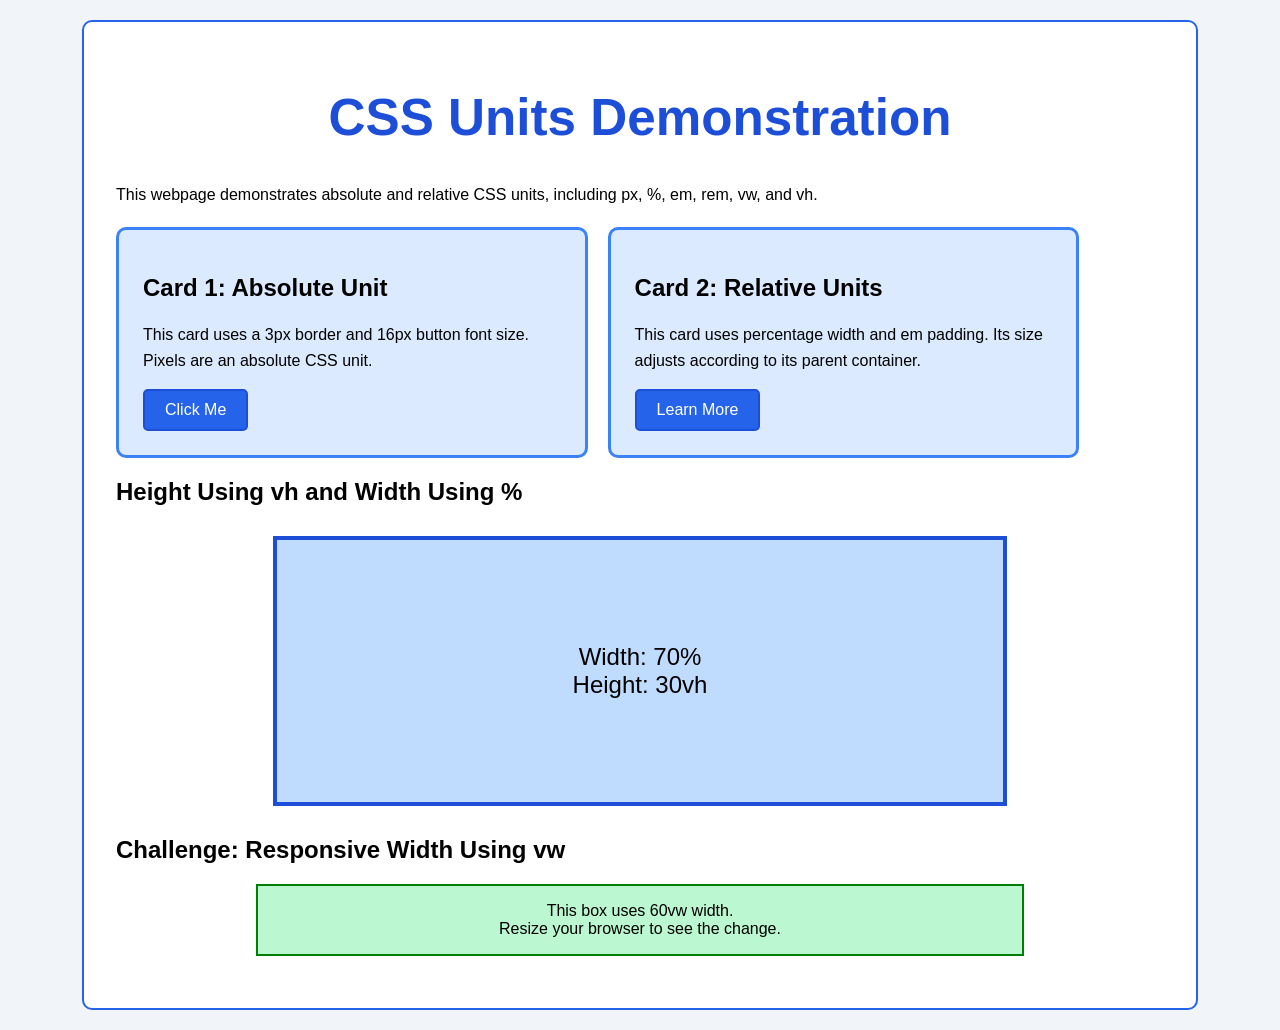
<file: Daily CSS Practical Assignment-2/task2.html>
<!DOCTYPE html>
<html lang="en">
<head>
    <meta charset="UTF-8">
    <meta name="viewport" content="width=device-width, initial-scale=1.0">
    <title>Task 2 - CSS Units</title>

    <!-- Connect the external CSS file -->
    <link rel="stylesheet" href="task2.css">
</head>
<body>

    <div class="container">

        <h1>CSS Units Demonstration</h1>

        <p>
            This webpage demonstrates absolute and relative CSS units,
            including px, %, em, rem, vw, and vh.
        </p>

        <div class="card-container">

            <div class="card">
                <h2>Card 1: Absolute Unit</h2>
                <p>
                    This card uses a 3px border and 16px button font size.
                    Pixels are an absolute CSS unit.
                </p>
                <button>Click Me</button>
            </div>

            <div class="card">
                <h2>Card 2: Relative Units</h2>
                <p>
                    This card uses percentage width and em padding.
                    Its size adjusts according to its parent container.
                </p>
                <button>Learn More</button>
            </div>

        </div>

        <h2>Height Using vh and Width Using %</h2>

        <div class="responsive-box">
            Width: 70% <br>
            Height: 30vh
        </div>

        <h2>Challenge: Responsive Width Using vw</h2>

        <div class="challenge-box">
            This box uses 60vw width.
            <br>
            Resize your browser to see the change.
        </div>

    </div>

</body>
</html>
</file>
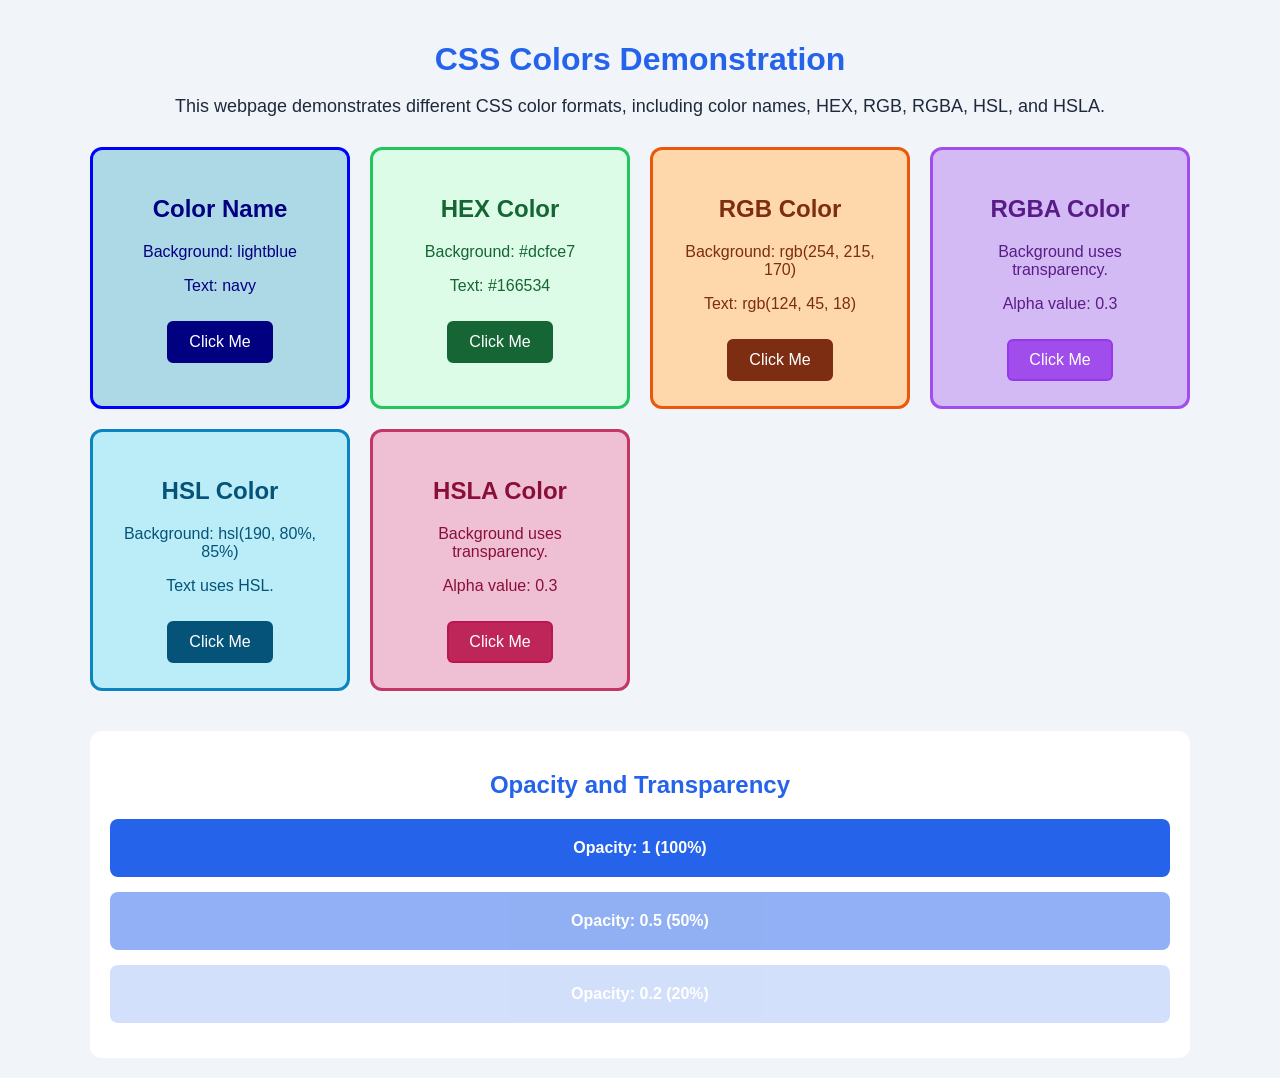
<file: Daily CSS Practical Assignment-2/task3.html>
<!DOCTYPE html>
<html lang="en">
<head>
    <meta charset="UTF-8">
    <meta name="viewport" content="width=device-width, initial-scale=1.0">
    <title>Task 3 - CSS Colors</title>

    <!-- Link external CSS file -->
    <link rel="stylesheet" href="task3.css">
</head>
<body>

    <div class="container">

        <h1>CSS Colors Demonstration</h1>

        <p class="intro">
            This webpage demonstrates different CSS color formats,
            including color names, HEX, RGB, RGBA, HSL, and HSLA.
        </p>

        <div class="card-container">

            <!-- Card 1: Color Name -->
            <div class="card color-name">
                <h2>Color Name</h2>
                <p>Background: lightblue</p>
                <p>Text: navy</p>
                <button>Click Me</button>
            </div>

            <!-- Card 2: HEX -->
            <div class="card color-hex">
                <h2>HEX Color</h2>
                <p>Background: #dcfce7</p>
                <p>Text: #166534</p>
                <button>Click Me</button>
            </div>

            <!-- Card 3: RGB -->
            <div class="card color-rgb">
                <h2>RGB Color</h2>
                <p>Background: rgb(254, 215, 170)</p>
                <p>Text: rgb(124, 45, 18)</p>
                <button>Click Me</button>
            </div>

            <!-- Card 4: RGBA -->
            <div class="card color-rgba">
                <h2>RGBA Color</h2>
                <p>Background uses transparency.</p>
                <p>Alpha value: 0.3</p>
                <button>Click Me</button>
            </div>

            <!-- Card 5: HSL -->
            <div class="card color-hsl">
                <h2>HSL Color</h2>
                <p>Background: hsl(190, 80%, 85%)</p>
                <p>Text uses HSL.</p>
                <button>Click Me</button>
            </div>

            <!-- Card 6: HSLA -->
            <div class="card color-hsla">
                <h2>HSLA Color</h2>
                <p>Background uses transparency.</p>
                <p>Alpha value: 0.3</p>
                <button>Click Me</button>
            </div>

        </div>

        <!-- Transparency demonstration -->
        <section class="transparency-section">
            <h2>Opacity and Transparency</h2>

            <div class="opacity-box opacity-100">
                Opacity: 1 (100%)
            </div>

            <div class="opacity-box opacity-50">
                Opacity: 0.5 (50%)
            </div>

            <div class="opacity-box opacity-20">
                Opacity: 0.2 (20%)
            </div>
        </section>

    </div>

</body>
</html>
</file>
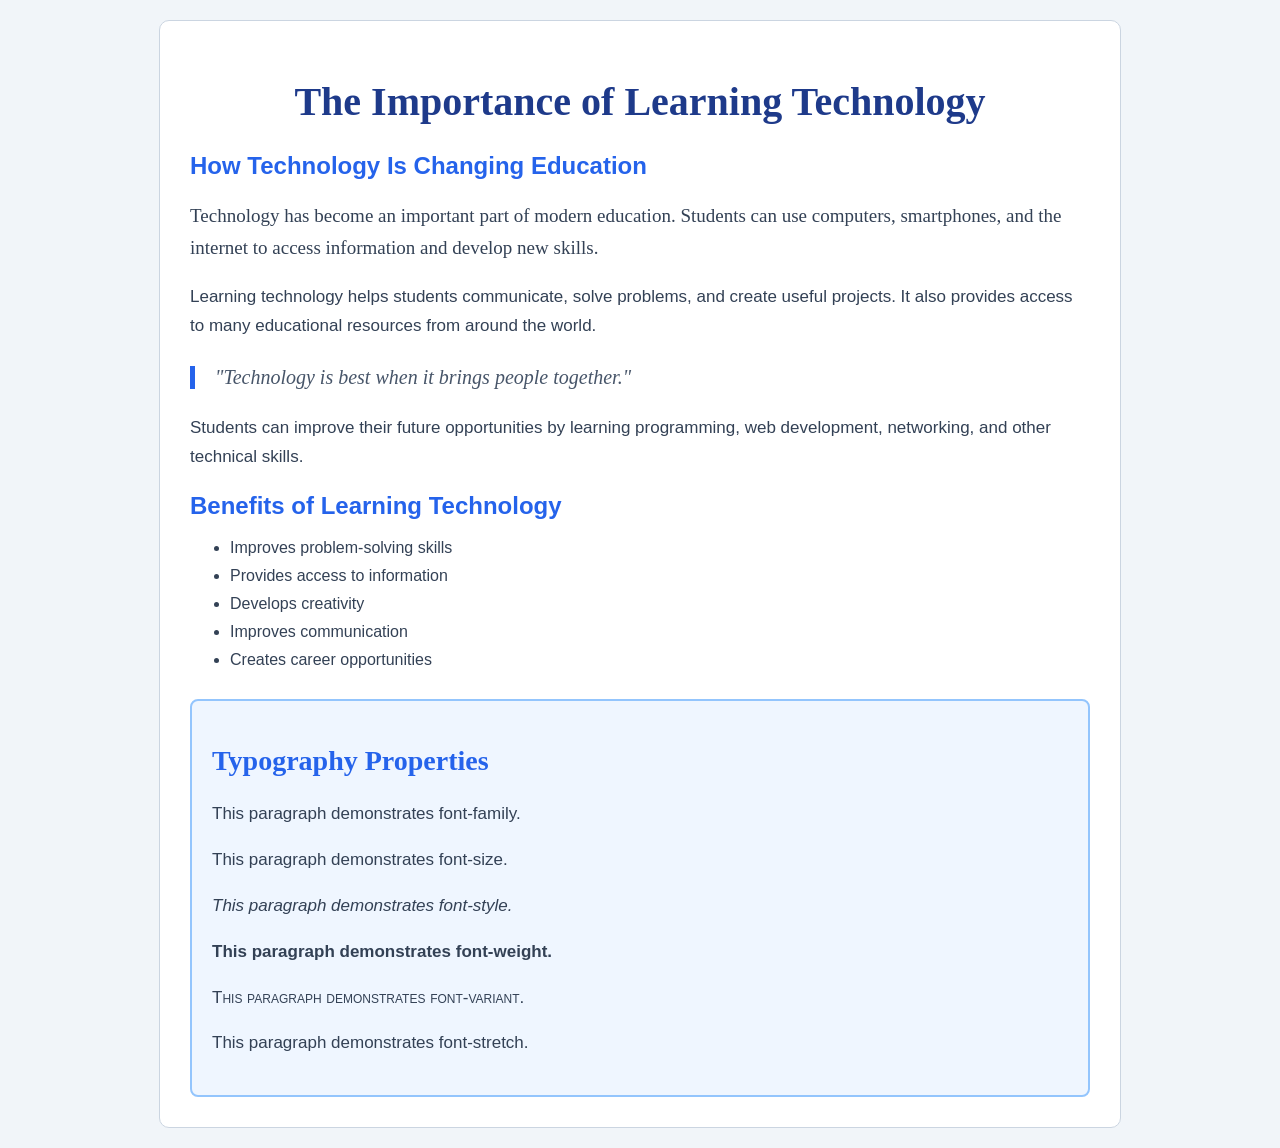
<file: Daily CSS Practical Assignment-2/task4.html>
<!DOCTYPE html>
<html lang="en">
<head>
    <meta charset="UTF-8">
    <meta name="viewport" content="width=device-width, initial-scale=1.0">

    <title>Task 4 - Typography</title>

    <!-- Connect CSS file -->
    <link rel="stylesheet" href="task4.css">
</head>

<body>

    <div class="article-container">

        <!-- Main Heading -->
        <h1>The Importance of Learning Technology</h1>

        <!-- Subheading -->
        <h2>How Technology Is Changing Education</h2>

        <!-- Paragraph -->
        <p class="intro">
            Technology has become an important part of modern education.
            Students can use computers, smartphones, and the internet
            to access information and develop new skills.
        </p>

        <p>
            Learning technology helps students communicate, solve problems,
            and create useful projects. It also provides access to many
            educational resources from around the world.
        </p>

        <!-- Quote -->
        <blockquote>
            "Technology is best when it brings people together."
        </blockquote>

        <!-- Another paragraph -->
        <p class="font-example">
            Students can improve their future opportunities by learning
            programming, web development, networking, and other technical
            skills.
        </p>

        <!-- List -->
        <h2>Benefits of Learning Technology</h2>

        <ul>
            <li>Improves problem-solving skills</li>
            <li>Provides access to information</li>
            <li>Develops creativity</li>
            <li>Improves communication</li>
            <li>Creates career opportunities</li>
        </ul>

        <!-- Typography demonstration -->
        <div class="typography-box">

            <h2>Typography Properties</h2>

            <p class="font-family-example">
                This paragraph demonstrates font-family.
            </p>

            <p class="font-size-example">
                This paragraph demonstrates font-size.
            </p>

            <p class="font-style-example">
                This paragraph demonstrates font-style.
            </p>

            <p class="font-weight-example">
                This paragraph demonstrates font-weight.
            </p>

            <p class="font-variant-example">
                This paragraph demonstrates font-variant.
            </p>

            <p class="font-stretch-example">
                This paragraph demonstrates font-stretch.
            </p>

        </div>

    </div>

</body>
</html>
</file>
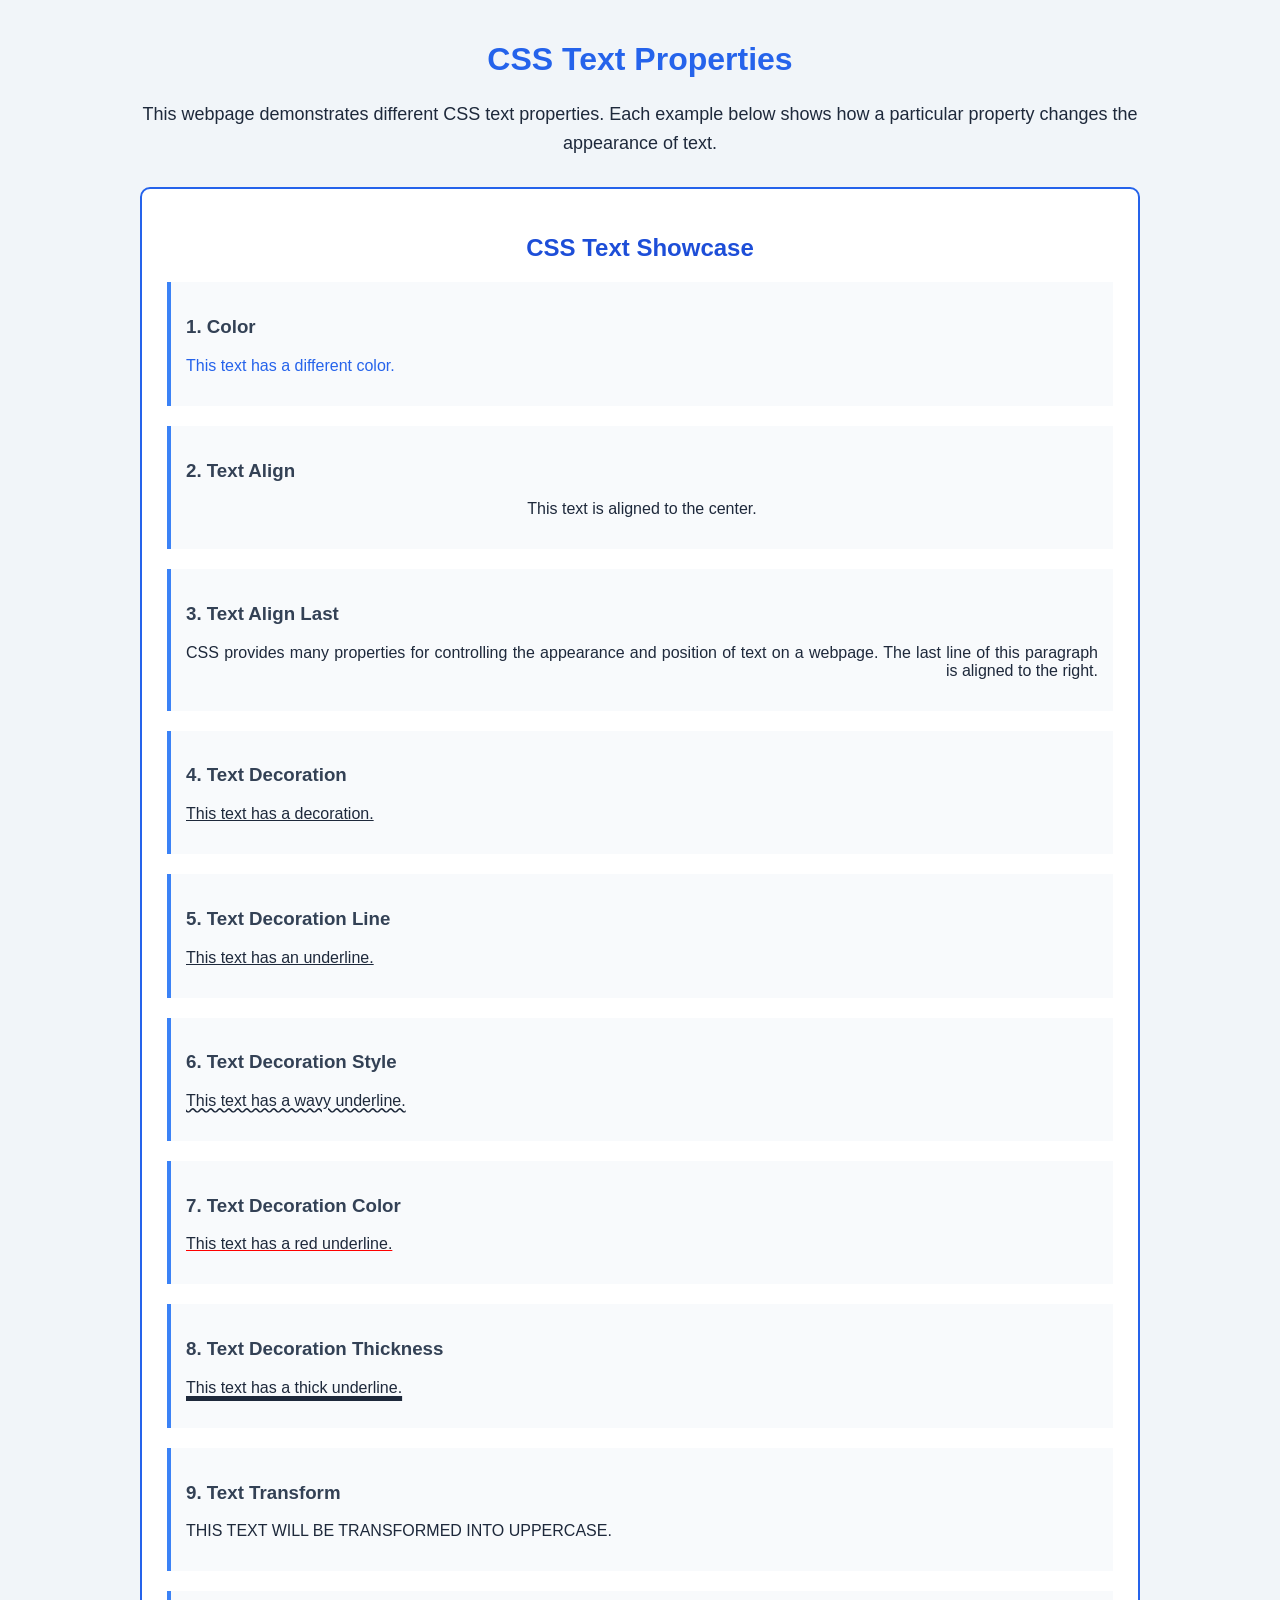
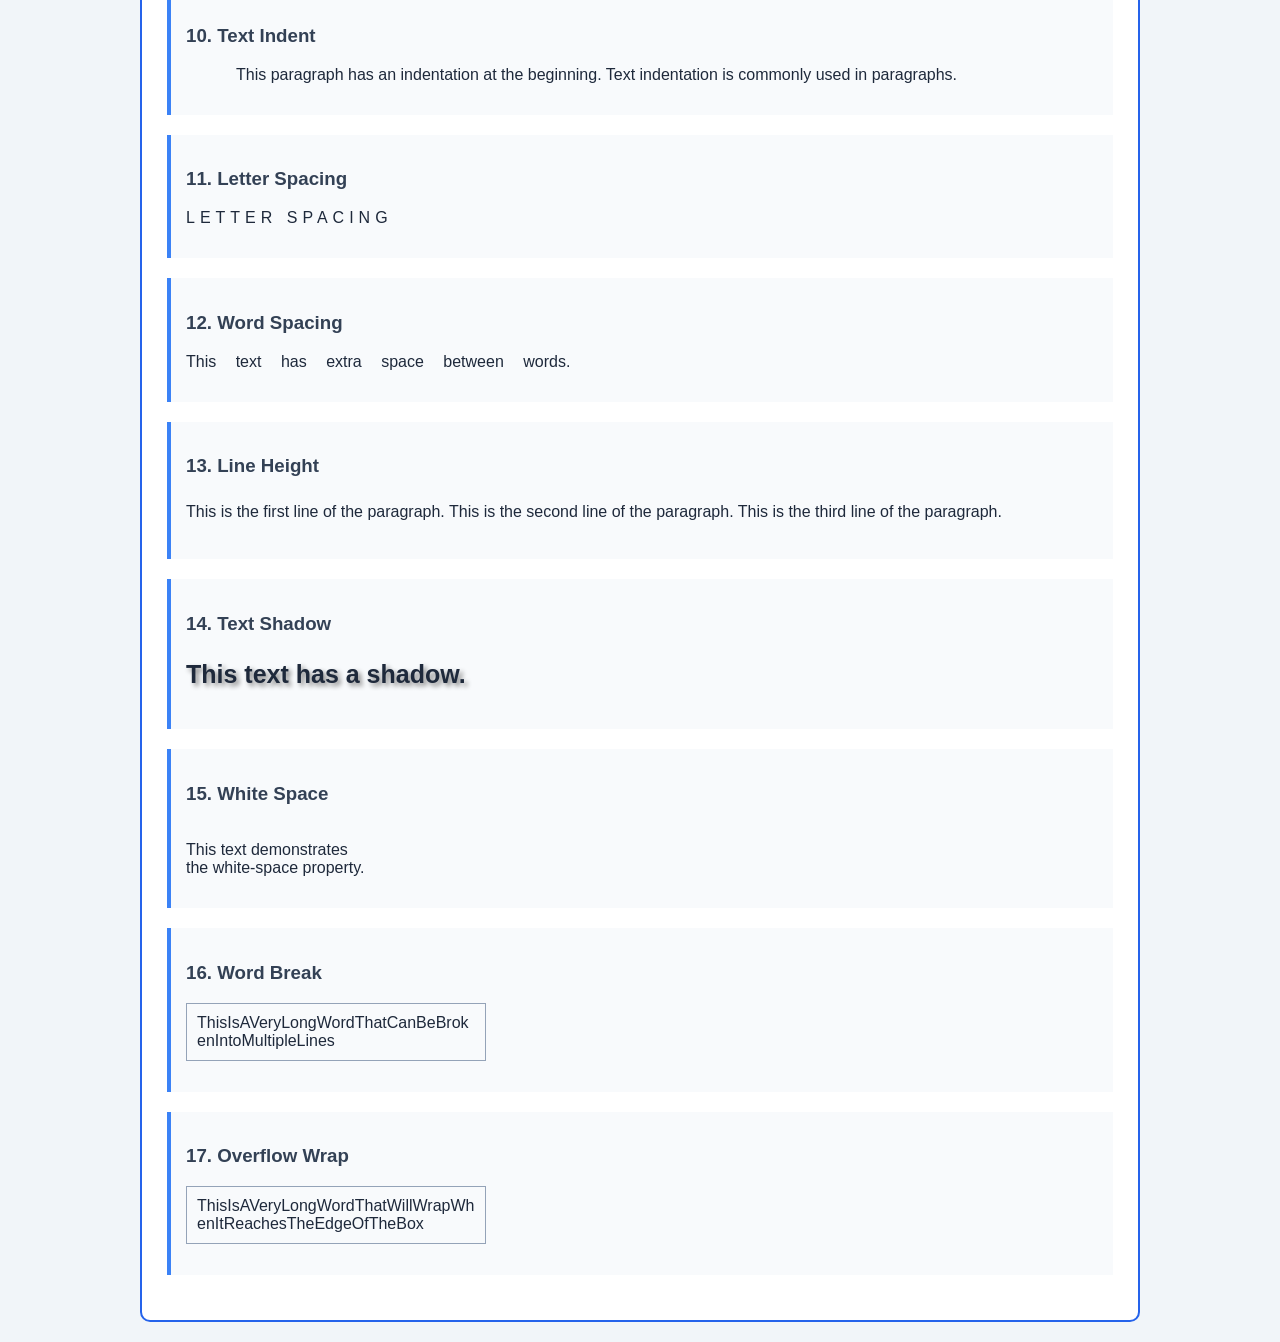
<file: Daily CSS Practical Assignment-2/task5.html>
<!DOCTYPE html>
<html lang="en">

<head>
    <meta charset="UTF-8">
    <meta name="viewport" content="width=device-width, initial-scale=1.0">

    <title>Task 5 - CSS Text Properties</title>

    <!-- Connect CSS file -->
    <link rel="stylesheet" href="task5.css">
</head>

<body>

    <div class="container">

        <h1>CSS Text Properties</h1>

        <p class="intro">
            This webpage demonstrates different CSS text properties.
            Each example below shows how a particular property changes
            the appearance of text.
        </p>


        <!-- CSS Text Showcase -->

        <section class="text-showcase">

            <h2>CSS Text Showcase</h2>


            <!-- 1. color -->
            <div class="example">
                <h3>1. Color</h3>

                <p class="color-example">
                    This text has a different color.
                </p>
            </div>


            <!-- 2. text-align -->
            <div class="example">
                <h3>2. Text Align</h3>

                <p class="text-align-example">
                    This text is aligned to the center.
                </p>
            </div>


            <!-- 3. text-align-last -->
            <div class="example">
                <h3>3. Text Align Last</h3>

                <p class="text-align-last-example">
                    CSS provides many properties for controlling the
                    appearance and position of text on a webpage.
                    The last line of this paragraph is aligned to the right.
                </p>
            </div>


            <!-- 4. text-decoration -->
            <div class="example">
                <h3>4. Text Decoration</h3>

                <p class="decoration-example">
                    This text has a decoration.
                </p>
            </div>


            <!-- 5. text-decoration-line -->
            <div class="example">
                <h3>5. Text Decoration Line</h3>

                <p class="decoration-line-example">
                    This text has an underline.
                </p>
            </div>


            <!-- 6. text-decoration-style -->
            <div class="example">
                <h3>6. Text Decoration Style</h3>

                <p class="decoration-style-example">
                    This text has a wavy underline.
                </p>
            </div>


            <!-- 7. text-decoration-color -->
            <div class="example">
                <h3>7. Text Decoration Color</h3>

                <p class="decoration-color-example">
                    This text has a red underline.
                </p>
            </div>


            <!-- 8. text-decoration-thickness -->
            <div class="example">
                <h3>8. Text Decoration Thickness</h3>

                <p class="decoration-thickness-example">
                    This text has a thick underline.
                </p>
            </div>


            <!-- 9. text-transform -->
            <div class="example">
                <h3>9. Text Transform</h3>

                <p class="transform-example">
                    this text will be transformed into uppercase.
                </p>
            </div>


            <!-- 10. text-indent -->
            <div class="example">
                <h3>10. Text Indent</h3>

                <p class="indent-example">
                    This paragraph has an indentation at the beginning.
                    Text indentation is commonly used in paragraphs.
                </p>
            </div>


            <!-- 11. letter-spacing -->
            <div class="example">
                <h3>11. Letter Spacing</h3>

                <p class="letter-spacing-example">
                    LETTER SPACING
                </p>
            </div>


            <!-- 12. word-spacing -->
            <div class="example">
                <h3>12. Word Spacing</h3>

                <p class="word-spacing-example">
                    This text has extra space between words.
                </p>
            </div>


            <!-- 13. line-height -->
            <div class="example">
                <h3>13. Line Height</h3>

                <p class="line-height-example">
                    This is the first line of the paragraph.
                    This is the second line of the paragraph.
                    This is the third line of the paragraph.
                </p>
            </div>


            <!-- 14. text-shadow -->
            <div class="example">
                <h3>14. Text Shadow</h3>

                <p class="text-shadow-example">
                    This text has a shadow.
                </p>
            </div>


            <!-- 15. white-space -->
            <div class="example">
                <h3>15. White Space</h3>

                <p class="white-space-example">
                    This text demonstrates
                    the white-space property.
                </p>
            </div>


            <!-- 16. word-break -->
            <div class="example">
                <h3>16. Word Break</h3>

                <p class="word-break-example">
                    ThisIsAVeryLongWordThatCanBeBrokenIntoMultipleLines
                </p>
            </div>


            <!-- 17. overflow-wrap -->
            <div class="example">
                <h3>17. Overflow Wrap</h3>

                <p class="overflow-wrap-example">
                    ThisIsAVeryLongWordThatWillWrapWhenItReachesTheEdgeOfTheBox
                </p>
            </div>


        </section>

    </div>

</body>

</html>
</file>
<file: Daily CSS Practical Assignment-2/task2.css>
/* General styling */
* {
    box-sizing: border-box;
}

body {
    font-family: Arial, sans-serif;
    background-color: #f1f5f9;
    margin: 0;
    padding: 20px;
}

/* Main container using percentage width */
.container {
    width: 90%;
    margin: auto;
    background-color: white;
    padding: 2em;
    border: 2px solid #2563eb;
    border-radius: 10px;
}

/* Heading using vw */
h1 {
    font-size: 4vw;
    text-align: center;
    color: #1d4ed8;
}

/* Paragraph using rem */
p {
    font-size: 1rem;
    line-height: 1.6;
}

/* Cards layout */
.card-container {
    display: flex;
    flex-wrap: wrap;
    gap: 20px;
    margin-top: 20px;
}

/* Card using percentage width and em padding */
.card {
    width: 45%;
    padding: 1.5em;
    background-color: #dbeafe;
    border: 3px solid #3b82f6;
    border-radius: 10px;
}

/* Button using px */
button {
    padding: 10px 20px;
    font-size: 16px;
    border: 2px solid #1d4ed8;
    border-radius: 5px;
    background-color: #2563eb;
    color: white;
    cursor: pointer;
}

/* Box with height using vh and width using % */
.responsive-box {
    width: 70%;
    height: 30vh;
    margin: 30px auto;
    background-color: #bfdbfe;
    border: 4px solid #1d4ed8;
    display: flex;
    align-items: center;
    justify-content: center;
    font-size: 1.5rem;
    text-align: center;
}

/* Challenge: width changes with browser window */
.challenge-box {
    width: 60vw;
    padding: 1em;
    margin: 20px auto;
    background-color: #bbf7d0;
    border: 2px solid green;
    text-align: center;
}

/* Responsive design for smaller screens */
@media (max-width: 600px) {
    .container {
        width: 100%;
    }

    .card {
        width: 100%;
    }

    h1 {
        font-size: 7vw;
    }
}
</file>
<file: Daily CSS Practical Assignment-2/task3.css>
/* General styling */
* {
    box-sizing: border-box;
}

body {
    font-family: Arial, sans-serif;
    background-color: #f1f5f9;
    color: #1e293b;
    margin: 0;
    padding: 20px;
}

/* Main container */
.container {
    width: 90%;
    max-width: 1100px;
    margin: auto;
}

/* Main heading */
h1 {
    text-align: center;
    color: #2563eb;
    margin-bottom: 15px;
}

/* Introduction paragraph */
.intro {
    text-align: center;
    font-size: 18px;
    margin-bottom: 30px;
}

/* Card layout */
.card-container {
    display: grid;
    grid-template-columns: repeat(auto-fit, minmax(220px, 1fr));
    gap: 20px;
}

/* Common card styling */
.card {
    padding: 25px;
    border: 3px solid;
    border-radius: 12px;
    text-align: center;
}

/* Button styling */
button {
    padding: 10px 20px;
    border: 2px solid;
    border-radius: 6px;
    cursor: pointer;
    font-size: 16px;
    margin-top: 10px;
}

/* 1. Color Name */
.color-name {
    background-color: lightblue;
    color: navy;
    border-color: blue;
}

.color-name button {
    background-color: navy;
    color: white;
    border-color: navy;
}

/* 2. HEX Color */
.color-hex {
    background-color: #dcfce7;
    color: #166534;
    border-color: #22c55e;
}

.color-hex button {
    background-color: #166534;
    color: #ffffff;
    border-color: #166534;
}

/* 3. RGB Color */
.color-rgb {
    background-color: rgb(254, 215, 170);
    color: rgb(124, 45, 18);
    border-color: rgb(234, 88, 12);
}

.color-rgb button {
    background-color: rgb(124, 45, 18);
    color: rgb(255, 255, 255);
    border-color: rgb(124, 45, 18);
}

/* 4. RGBA Color */
.color-rgba {
    background-color: rgba(147, 51, 234, 0.3);
    color: rgb(88, 28, 135);
    border-color: rgba(147, 51, 234, 0.8);
}

.color-rgba button {
    background-color: rgba(147, 51, 234, 0.8);
    color: white;
    border-color: rgba(147, 51, 234, 0.8);
}

/* 5. HSL Color */
.color-hsl {
    background-color: hsl(190, 80%, 85%);
    color: hsl(200, 90%, 25%);
    border-color: hsl(200, 90%, 40%);
}

.color-hsl button {
    background-color: hsl(200, 90%, 25%);
    color: white;
    border-color: hsl(200, 90%, 25%);
}

/* 6. HSLA Color */
.color-hsla {
    background-color: hsla(340, 80%, 60%, 0.3);
    color: hsl(340, 80%, 30%);
    border-color: hsla(340, 80%, 40%, 0.8);
}

.color-hsla button {
    background-color: hsla(340, 80%, 40%, 0.9);
    color: white;
    border-color: hsla(340, 80%, 40%, 0.9);
}

/* Transparency section */
.transparency-section {
    margin-top: 40px;
    padding: 20px;
    background-color: white;
    border-radius: 12px;
}

.transparency-section h2 {
    text-align: center;
    color: #2563eb;
}

/* Common opacity box styling */
.opacity-box {
    padding: 20px;
    margin: 15px 0;
    background-color: #2563eb;
    color: white;
    border-radius: 8px;
    text-align: center;
    font-weight: bold;
}

/* 100% opacity */
.opacity-100 {
    opacity: 1;
}

/* 50% opacity */
.opacity-50 {
    opacity: 0.5;
}

/* 20% opacity */
.opacity-20 {
    opacity: 0.2;
}

/* Responsive design */
@media (max-width: 600px) {
    .container {
        width: 100%;
    }

    .card {
        padding: 18px;
    }
}
</file>
<file: Daily CSS Practical Assignment-2/task4.css>
/* General page styling */

body {
    margin: 0;
    padding: 20px;
    background-color: #f1f5f9;
    color: #334155;
}


/* Main article container */

.article-container {
    width: 80%;
    max-width: 900px;
    margin: auto;
    padding: 30px;
    background-color: white;
    border: 1px solid #cbd5e1;
    border-radius: 10px;
}


/* Main heading */
/* font-family, font-size, and font-weight */

h1 {
    font-family: Georgia, serif;
    font-size: 40px;
    font-weight: 700;
    color: #1e3a8a;
    text-align: center;
}


/* Subheading */

h2 {
    font-family: Arial, sans-serif;
    font-size: 24px;
    font-weight: 600;
    color: #2563eb;
}


/* Paragraphs */

p {
    font-family: Arial, sans-serif;
    font-size: 17px;
    font-weight: 400;
    line-height: 1.7;
}


/* Introduction paragraph */

.intro {
    font-family: Georgia, serif;
    font-size: 19px;
    font-style: normal;
}


/* Quote */

blockquote {
    font-family: Georgia, serif;
    font-size: 20px;
    font-style: italic;
    font-weight: 400;

    color: #475569;

    border-left: 5px solid #2563eb;

    padding-left: 20px;
    margin: 25px 0;
}


/* List */

li {
    font-family: Arial, sans-serif;
    font-size: 16px;
    margin-bottom: 10px;
}


/* =========================
   TYPOGRAPHY PROPERTIES
   ========================= */


/* 1. font-family */

.font-family-example {
    font-family: "Courier New", monospace;
}


/* 2. font-size */

.font-size-example {
    font-size: 24px;
}


/* 3. font-style */

.font-style-example {
    font-style: italic;
}


/* 4. font-weight */

.font-weight-example {
    font-weight: bold;
}


/* 5. font-variant */

.font-variant-example {
    font-variant: small-caps;
}


/* 6. font-stretch */

.font-stretch-example {
    font-stretch: expanded;
}


/* Typography demonstration box */

.typography-box {
    margin-top: 30px;
    padding: 20px;
    background-color: #eff6ff;
    border: 2px solid #93c5fd;
    border-radius: 8px;
}


/* Challenge:
   Heading looks different from paragraph
   while keeping the same professional design */

.typography-box h2 {
    font-family: Georgia, serif;
    font-size: 28px;
    font-weight: bold;
}

.typography-box p {
    font-family: Arial, sans-serif;
    font-size: 17px;
}
</file>
<file: Daily CSS Practical Assignment-2/task5.css>
/* =========================
   GENERAL STYLING
   ========================= */

* {
    box-sizing: border-box;
}

body {
    margin: 0;
    padding: 20px;
    font-family: Arial, sans-serif;
    background-color: #f1f5f9;
    color: #1e293b;
}


/* Main container */

.container {
    width: 90%;
    max-width: 1000px;
    margin: auto;
}


/* Main heading */

h1 {
    text-align: center;
    color: #2563eb;
}


/* Introduction */

.intro {
    text-align: center;
    font-size: 18px;
    line-height: 1.6;
}


/* =========================
   CSS TEXT SHOWCASE
   ========================= */

.text-showcase {
    margin-top: 30px;
    padding: 25px;
    background-color: white;
    border: 2px solid #2563eb;
    border-radius: 10px;
}


/* Showcase heading */

.text-showcase > h2 {
    text-align: center;
    color: #1d4ed8;
}


/* Each example */

.example {
    margin: 20px 0;
    padding: 15px;
    background-color: #f8fafc;
    border-left: 4px solid #3b82f6;
}


.example h3 {
    color: #334155;
}


/* =========================
   1. COLOR
   ========================= */

/* Changes the color of the text */

.color-example {
    color: #2563eb;
}


/* =========================
   2. TEXT-ALIGN
   ========================= */

/* Aligns text to the center */

.text-align-example {
    text-align: center;
}


/* =========================
   3. TEXT-ALIGN-LAST
   ========================= */

/* Controls the alignment of the last line */

.text-align-last-example {
    text-align: justify;
    text-align-last: right;
}


/* =========================
   4. TEXT-DECORATION
   ========================= */

/* Adds a complete text decoration */

.decoration-example {
    text-decoration: underline;
}


/* =========================
   5. TEXT-DECORATION-LINE
   ========================= */

/* Specifies which line is used */

.decoration-line-example {
    text-decoration-line: underline;
}


/* =========================
   6. TEXT-DECORATION-STYLE
   ========================= */

/* Makes the underline wavy */

.decoration-style-example {
    text-decoration-line: underline;
    text-decoration-style: wavy;
}


/* =========================
   7. TEXT-DECORATION-COLOR
   ========================= */

/* Changes the color of the decoration */

.decoration-color-example {
    text-decoration-line: underline;
    text-decoration-color: red;
}


/* =========================
   8. TEXT-DECORATION-THICKNESS
   ========================= */

/* Changes the thickness of the decoration */

.decoration-thickness-example {
    text-decoration-line: underline;
    text-decoration-thickness: 5px;
}


/* =========================
   9. TEXT-TRANSFORM
   ========================= */

/* Converts text into uppercase */

.transform-example {
    text-transform: uppercase;
}


/* =========================
   10. TEXT-INDENT
   ========================= */

/* Adds space before the first line */

.indent-example {
    text-indent: 50px;
}


/* =========================
   11. LETTER-SPACING
   ========================= */

/* Adds space between letters */

.letter-spacing-example {
    letter-spacing: 5px;
}


/* =========================
   12. WORD-SPACING
   ========================= */

/* Adds space between words */

.word-spacing-example {
    word-spacing: 15px;
}


/* =========================
   13. LINE-HEIGHT
   ========================= */

/* Controls the vertical space between lines */

.line-height-example {
    line-height: 2;
}


/* =========================
   14. TEXT-SHADOW
   ========================= */

/* Adds a shadow behind the text */

.text-shadow-example {
    font-size: 25px;
    font-weight: bold;
    text-shadow: 3px 3px 5px gray;
}


/* =========================
   15. WHITE-SPACE
   ========================= */

/* Preserves spaces and line breaks */

.white-space-example {
    white-space: pre-line;
}


/* =========================
   16. WORD-BREAK
   ========================= */

/* Allows long words to break */

.word-break-example {
    width: 300px;
    word-break: break-all;
    border: 1px solid #94a3b8;
    padding: 10px;
}


/* =========================
   17. OVERFLOW-WRAP
   ========================= */

/* Prevents long words from overflowing */

.overflow-wrap-example {
    width: 300px;
    overflow-wrap: break-word;
    border: 1px solid #94a3b8;
    padding: 10px;
}
</file>
